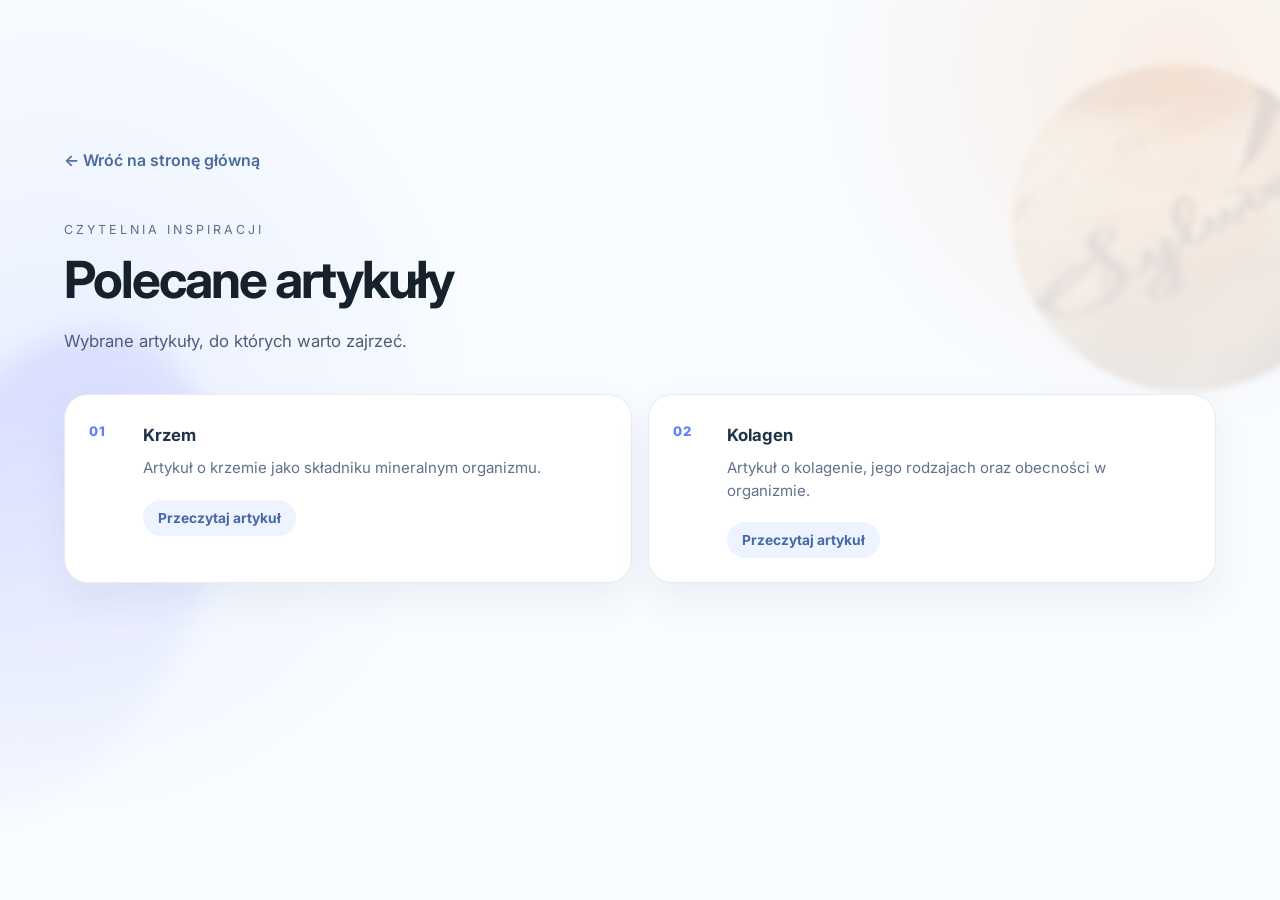
<file: polecane-artykuly.html>
<!doctype html>
<html lang="pl">
  <head>
    <meta charset="UTF-8" />
    <meta name="viewport" content="width=device-width, initial-scale=1.0" />
    <title>Polecane artykuły | Sylwia Szyja</title>
    <link rel="preconnect" href="https://fonts.googleapis.com" />
    <link rel="preconnect" href="https://fonts.gstatic.com" crossorigin />
    <link
      href="https://fonts.googleapis.com/css2?family=Inter:wght@400;500;600;700;800&display=swap"
      rel="stylesheet"
    />
    <link rel="icon" href="Sylwia.jpg" />
    <link rel="stylesheet" href="styles.css?v=29" />
  </head>
  <body class="page-ready">
    <script>
      try {
        document.body.classList.toggle(
          "dark-theme",
          window.localStorage.getItem("sylwia-theme-preference") === "dark",
        );
      } catch (error) {
        console.warn("Nie udało się odczytać ustawienia motywu:", error);
      }
    </script>
    <div class="page-shell">
      <header class="books-header">
        <a class="back-link" href="index.html">← Wróć na stronę główną</a>
        <p class="eyebrow">Czytelnia inspiracji</p>
        <h1>Polecane artykuły</h1>
        <p class="books-intro">Wybrane artykuły, do których warto zajrzeć.</p>
      </header>

      <main>
        <section class="books-section" aria-label="Lista polecanych artykułów">
          <ol class="books-list">
            <li>
              <span class="book-title">Krzem</span>
              <span class="book-author"
                >Artykuł o krzemie jako składniku mineralnym organizmu.</span
              >
              <a
                class="book-link"
                href="https://www.witaminaiziolo.pl/pl/n/KRZEM-PIERWIASTEK-ZDROWIA-I-ZYCIA-CZLOWIEKA/49"
                target="_blank"
                rel="noreferrer"
                >Przeczytaj artykuł</a
              >
            </li>
            <li>
              <span class="book-title">Kolagen</span>
              <span class="book-author"
                >Artykuł o kolagenie, jego rodzajach oraz obecności w
                organizmie.</span
              >
              <a
                class="book-link"
                href="https://www.witaminaiziolo.pl/pl/n/Kolagen-kluczowy-skladnik-zdrowia-i-urody/145"
                target="_blank"
                rel="noreferrer"
                >Przeczytaj artykuł</a
              >
            </li>
          </ol>
        </section>
      </main>
    </div>
  </body>
</html>
</file>
<file: styles.css>
:root {
  color-scheme: light;
  font-family: 'Inter', sans-serif;
  font-size: 16px;
  background: #f8fbff;
  color: #17212b;
}

html {
  scroll-behavior: smooth;
}

* {
  box-sizing: border-box;
}

body, html {
  overflow-x: hidden;
  margin: 0;
  padding: 0;
  min-height: 100%;
  margin: 0;
}

body:not(.landing-page) {
  height: auto;
  min-height: 100vh;
  overflow-y: visible;
  background:
    radial-gradient(circle at 92% 8%, rgba(255, 207, 167, 0.28), transparent 22rem),
    radial-gradient(circle at 4% 44%, rgba(162, 186, 255, 0.18), transparent 26rem),
    #f8fbff;
}

.bubble-stream {
  position: fixed;
  inset: 0;
  z-index: 0;
  overflow: hidden;
  pointer-events: none;
}

.bubble-stream__bubble {
  position: absolute;
  bottom: -72px;
  left: var(--bubble-left);
  width: var(--bubble-size);
  height: var(--bubble-size);
  border: 1px solid rgba(112, 170, 232, 0.5);
  border-radius: 50%;
  background:
    radial-gradient(circle at 31% 27%, rgba(255, 255, 255, 0.92) 0 5%, rgba(255, 255, 255, 0.42) 13%, transparent 31%),
    radial-gradient(circle at 65% 72%, rgba(165, 209, 255, 0.34), rgba(161, 207, 255, 0.1) 58%, transparent 70%);
  box-shadow:
    inset -2px -3px 5px rgba(98, 167, 235, 0.18),
    0 2px 7px rgba(80, 144, 213, 0.12);
  opacity: 0;
  animation: bubble-rise var(--bubble-duration) linear var(--bubble-delay) infinite;
  will-change: transform, opacity;
}

.bubble-stream__symbol {
  position: relative;
  z-index: 1;
  display: grid;
  width: 100%;
  height: 100%;
  place-items: center;
  color: rgba(59, 111, 164, 0.78);
  font-size: var(--bubble-label-size);
  font-weight: 800;
  letter-spacing: -0.06em;
  line-height: 1;
  text-shadow: 0 1px 2px rgba(255, 255, 255, 0.85);
}

.bubble-stream__bubble::after {
  content: '';
  position: absolute;
  top: 16%;
  left: 20%;
  width: 21%;
  height: 12%;
  border-radius: 50%;
  background: rgba(255, 255, 255, 0.72);
  transform: rotate(-35deg);
  z-index: 0;
}

.reading-progress {
  position: fixed;
  z-index: 90;
  top: 0;
  right: 0;
  left: 0;
  height: 3px;
  pointer-events: none;
  background: rgba(255, 255, 255, 0.32);
}

.reading-progress__bar {
  display: block;
  width: 100%;
  height: 100%;
  transform: scaleX(0);
  transform-origin: left;
  background: linear-gradient(90deg, #6f6bff, #63bfff, #ffd29e);
  box-shadow: 0 1px 9px rgba(93, 126, 255, 0.44);
  transition: transform 90ms linear;
}

@keyframes bubble-rise {
  0% {
    transform: translate3d(0, 0, 0) scale(0.72);
    opacity: 0;
  }
  9% {
    opacity: var(--bubble-opacity);
  }
  48% {
    transform: translate3d(calc(var(--bubble-drift) * -0.38), -54vh, 0) scale(0.96);
    opacity: var(--bubble-opacity);
  }
  78% {
    opacity: calc(var(--bubble-opacity) - 0.08);
  }
  100% {
    transform: translate3d(var(--bubble-drift), -118vh, 0) scale(1.14);
    opacity: 0;
  }
}

.page-shell {
  max-width: 1200px;
  margin: 0 auto;
  min-height: 0;
  height: auto;
  max-height: none;
  overflow: visible;
  padding: 32px 24px 64px;
  position: relative;
  z-index: 1;
  isolation: isolate;
}

body:not(.landing-page) .page-shell {
  padding-top: 92px;
}

body:not(.landing-page) .page-shell::before,
body:not(.landing-page) .page-shell::after {
  content: '';
  position: absolute;
  z-index: 0;
  pointer-events: none;
}

body:not(.landing-page) .page-shell::before {
  top: 64px;
  right: -104px;
  width: 330px;
  aspect-ratio: 1;
  border-radius: 48% 52% 45% 55%;
  background: url('Sylwia.jpg') center / cover no-repeat;
  filter: blur(3px) saturate(0.9);
  opacity: 0.11;
  transform: rotate(-16deg);
  animation: photo-shape-drift 12s ease-in-out infinite;
  will-change: transform;
}

body:not(.landing-page) .page-shell::after {
  top: 46%;
  left: -150px;
  width: 310px;
  height: 500px;
  border-radius: 50%;
  background: linear-gradient(145deg, rgba(126, 117, 255, 0.16), rgba(136, 222, 255, 0.02));
  filter: blur(12px);
  transform: rotate(22deg);
  animation: background-shape-drift 16s ease-in-out infinite;
  will-change: transform;
}

body:not(.landing-page) .page-shell > * {
  position: relative;
  z-index: 1;
}

.landing-page {
  background: linear-gradient(180deg, #eef6ff 0%, #f8fbff 100%);
  min-height: 100vh;
  display: grid;
  place-items: center;
}

.landing-shell {
  width: min(560px, 100%);
  padding: 32px;
}

.landing-card {
  background: #ffffff;
  border: 1px solid rgba(98, 116, 138, 0.16);
  border-radius: 32px;
  padding: 40px;
  box-shadow: 0 24px 60px rgba(120, 140, 170, 0.08);
  text-align: center;
}

.landing-card h1 {
  margin: 0;
  font-size: clamp(2.2rem, 4vw, 3rem);
  line-height: 1.05;
}

.landing-image {
  margin: 32px auto 0;
  width: min(420px, 100%);
  border-radius: 28px;
  overflow: hidden;
  box-shadow: 0 24px 50px rgba(71, 89, 115, 0.12);
  transition: transform 500ms cubic-bezier(0.22, 1, 0.36, 1), border-radius 500ms cubic-bezier(0.22, 1, 0.36, 1), box-shadow 500ms ease;
  will-change: transform;
}

.landing-image a {
  display: block;
}

.landing-image img {
  width: 100%;
  display: block;
  object-fit: cover;
  aspect-ratio: 4 / 5;
}

.landing-image:hover {
  transform: translateY(-6px) scale(1.015);
  box-shadow: 0 32px 64px rgba(71, 89, 115, 0.2);
}

.landing-page::after {
  content: '';
  position: fixed;
  inset: 0;
  z-index: 5;
  background: #f8fbff;
  opacity: 0;
  pointer-events: none;
  transition: opacity 260ms ease 250ms;
}

.landing-page.is-entering {
  overflow: hidden;
}

.landing-page.is-entering .landing-card {
  animation: card-exit 560ms cubic-bezier(0.22, 1, 0.36, 1) forwards;
}

.landing-page.is-entering .landing-image {
  position: relative;
  z-index: 6;
  animation: image-enter 560ms cubic-bezier(0.22, 1, 0.36, 1) forwards;
}

.landing-page.is-entering::after {
  opacity: 1;
}

@keyframes image-enter {
  0% { transform: translateY(0) scale(1); }
  100% { transform: translateY(-8vh) scale(2.8); border-radius: 0; box-shadow: none; }
}

@keyframes card-exit {
  0% { opacity: 1; transform: scale(1); }
  100% { opacity: 0; transform: scale(0.96); }
}

.landing-note {
  margin: 18px 0 0;
  color: #556a85;
  font-size: 0.98rem;
}

.landing-text {
  margin: 24px 0 0;
  line-height: 1.8;
  color: #4c5f77;
  font-size: 1rem;
}

.landing-card .button {
  margin-top: 32px;
}

.hero {
  display: grid;
  grid-template-columns: 1.5fr 1fr;
  gap: 40px;
  align-items: center;
  padding: 40px 0 60px;
  position: relative;
}

.hero::before {
  content: '';
  position: absolute;
  top: 8px;
  left: 33%;
  width: 170px;
  height: 170px;
  border-radius: 50%;
  background: radial-gradient(circle, rgba(255, 215, 173, 0.44), rgba(255, 215, 173, 0));
  filter: blur(2px);
  pointer-events: none;
  animation: soft-blob-drift 13s ease-in-out infinite;
  will-change: transform;
}

@keyframes photo-shape-drift {
  0%, 100% { transform: translate3d(0, 0, 0) rotate(-16deg) scale(1); }
  34% { transform: translate3d(-48px, 34px, 0) rotate(-8deg) scale(1.08); }
  68% { transform: translate3d(-16px, 66px, 0) rotate(-24deg) scale(1.03); }
}

@keyframes background-shape-drift {
  0%, 100% { transform: translate3d(0, 0, 0) rotate(22deg) scale(1); }
  45% { transform: translate3d(50px, -46px, 0) rotate(12deg) scale(1.1); }
  74% { transform: translate3d(18px, -76px, 0) rotate(28deg) scale(1.04); }
}

@keyframes soft-blob-drift {
  0%, 100% { transform: translate3d(0, 0, 0) scale(1); }
  50% { transform: translate3d(34px, -24px, 0) scale(1.16); }
}

body:not(.landing-page) .page-shell {
  opacity: 0;
  transform: translateY(16px);
  transition: opacity 500ms ease, transform 500ms cubic-bezier(0.22, 1, 0.36, 1);
}

body:not(.landing-page).page-ready .page-shell {
  opacity: 1;
  transform: translateY(0);
}

@media (prefers-reduced-motion: reduce) {
  *, *::before, *::after {
    animation-duration: 1ms !important;
    animation-iteration-count: 1 !important;
    scroll-behavior: auto !important;
    transition-duration: 1ms !important;
  }

  .bubble-stream {
    display: none;
  }
}

.eyebrow {
  text-transform: uppercase;
  letter-spacing: 0.24em;
  font-size: 0.78rem;
  color: #5e6f8c;
  margin: 0 0 18px;
}

h1 {
  margin: 0;
  font-size: clamp(3rem, 4vw, 5rem);
  line-height: 0.95;
  letter-spacing: -0.04em;
}

.hero-text {
  max-width: 680px;
  margin: 24px 0 0;
  line-height: 1.8;
  color: #425064;
  font-size: 1.05rem;
}

.hero-text strong {
  color: #203248;
}

.hero-content {
  height: auto;
  max-height: none;
  overflow: visible;
  padding-top: 16px;
}

.hero-actions {
  margin-top: 34px;
  display: flex;
  flex-wrap: wrap;
  gap: 16px;
}

.books-header {
  max-width: 820px;
  position: relative;
  padding: 58px 0 38px;
}

.back-link {
  display: inline-block;
  margin-bottom: 52px;
  color: #4c6c9b;
  font-weight: 600;
  text-decoration: none;
}

.back-link:hover {
  text-decoration: underline;
}

.books-intro {
  margin: 22px 0 0;
  color: #4c5f77;
  font-size: 1.05rem;
  line-height: 1.8;
}

.books-section {
  padding-bottom: 48px;
}

.privacy-section {
  padding-bottom: 48px;
}

.privacy-content {
  max-width: 820px;
  padding: 32px;
  border: 1px solid rgba(98, 116, 138, 0.14);
  border-radius: 8px;
  background: #ffffff;
  box-shadow: 0 16px 36px rgba(71, 89, 115, 0.07);
}

.privacy-content h2 {
  margin: 30px 0 10px;
  color: #203248;
  font-size: 1.2rem;
}

.privacy-content h2:first-child {
  margin-top: 0;
}

.privacy-content p {
  margin: 0;
  color: #4c5f77;
  line-height: 1.75;
}

.privacy-content p + p {
  margin-top: 14px;
}

.privacy-content a {
  color: #4c6c9b;
  font-weight: 600;
}

.privacy-content .privacy-updated {
  margin-top: 30px;
  color: #61728a;
  font-size: 0.88rem;
}

.privacy-page .page-shell {
  max-width: 1400px;
}

.privacy-page .books-header,
.privacy-page .privacy-content {
  width: min(100%, 980px);
  margin-right: auto;
  margin-left: auto;
}

.privacy-page .privacy-content {
  padding: 44px 48px;
  border-radius: 24px;
}

.privacy-page .privacy-content h2 {
  margin-top: 36px;
  font-size: 1.28rem;
}

.privacy-page .privacy-content p {
  font-size: 1.03rem;
  line-height: 1.82;
}

.books-list {
  display: grid;
  grid-template-columns: repeat(2, minmax(0, 1fr));
  gap: 16px;
  margin: 0;
  padding: 0;
  list-style: none;
  counter-reset: books;
}

.books-list li {
  position: relative;
  min-height: 126px;
  padding: 28px 26px 24px 78px;
  border: 1px solid rgba(98, 116, 138, 0.14);
  border-radius: 24px;
  background: #ffffff;
  box-shadow: 0 16px 36px rgba(71, 89, 115, 0.07);
  counter-increment: books;
}

.books-list li::before {
  content: counter(books, decimal-leading-zero);
  position: absolute;
  top: 28px;
  left: 24px;
  color: #5d7eff;
  font-size: 0.82rem;
  font-weight: 800;
  letter-spacing: 0.08em;
}

.book-title,
.book-author {
  display: block;
}

.book-link {
  display: inline-flex;
  align-items: center;
  margin-top: 20px;
  padding: 10px 15px;
  border-radius: 999px;
  background: #edf3ff;
  color: #4668a5;
  font-size: 0.86rem;
  font-weight: 700;
  text-decoration: none;
  transition: background 180ms ease, transform 180ms ease;
}

.book-link:hover {
  background: #dce8ff;
  transform: translateY(-1px);
}

.books-note {
  max-width: 780px;
  margin: 28px auto 0;
  color: #61728a;
  font-size: 0.88rem;
  line-height: 1.65;
  text-align: center;
}

.book-title {
  color: #203248;
  font-size: 1.05rem;
  font-weight: 700;
  line-height: 1.45;
}

.book-author {
  margin-top: 10px;
  color: #61728a;
  font-size: 0.94rem;
  line-height: 1.5;
}

.button {
  display: inline-flex;
  align-items: center;
  justify-content: center;
  min-height: 52px;
  padding: 16px 28px;
  border: 1px solid transparent;
  border-radius: 999px;
  text-decoration: none;
  font-weight: 600;
  transition: transform 180ms ease, box-shadow 180ms ease, background 180ms ease;
}

.button:hover {
  transform: translateY(-2px);
}

.account-widget {
  position: fixed;
  z-index: 95;
  top: 16px;
  right: max(18px, calc((100% - 1152px) / 2));
  width: auto;
  max-width: calc(100% - 36px);
  display: flex;
  align-items: center;
  justify-content: space-between;
  gap: 14px;
  padding: 6px;
  border: 1px solid rgba(98, 116, 138, 0.14);
  border-radius: 18px;
  background: rgba(255, 255, 255, 0.7);
  box-shadow: 0 14px 34px rgba(71, 89, 115, 0.11);
  backdrop-filter: blur(16px);
}

.account-trigger {
  display: flex;
  align-items: center;
  gap: 10px;
  min-width: 158px;
  border: 0;
  border-radius: 13px;
  padding: 7px 9px;
  background: transparent;
  color: #2b3e57;
  font: inherit;
  cursor: pointer;
  text-align: left;
}

.account-trigger:hover {
  background: rgba(237, 243, 255, 0.72);
}

.account-trigger__avatar {
  display: grid;
  width: 34px;
  height: 34px;
  flex: 0 0 auto;
  place-items: center;
  border-radius: 11px;
  background: linear-gradient(135deg, #6f6bff, #5dbeff);
  color: #ffffff;
  font-size: 0.9rem;
  font-weight: 800;
}

.account-trigger__copy {
  display: grid;
  gap: 2px;
  min-width: 0;
}

.account-trigger__copy strong,
.account-trigger__copy small {
  overflow: hidden;
  text-overflow: ellipsis;
  white-space: nowrap;
}

.account-trigger__copy strong {
  max-width: 100px;
  font-size: 0.82rem;
}

.account-trigger__copy small {
  color: #73839a;
  font-size: 0.68rem;
}

.account-trigger__chevron {
  margin-left: auto;
  color: #73839a;
  font-size: 1rem;
}

.account-settings {
  display: grid;
  width: 35px;
  height: 35px;
  place-items: center;
  border: 1px solid rgba(98, 116, 138, 0.13);
  border-radius: 12px;
  background: rgba(255, 255, 255, 0.78);
  color: #51647e;
  font-size: 1.05rem;
  cursor: pointer;
  transition: background 180ms ease, color 180ms ease;
}

.account-icon {
  width: 18px;
  height: 18px;
  fill: none;
  stroke: currentColor;
  stroke-linecap: round;
  stroke-linejoin: round;
  stroke-width: 1.8;
}

.account-settings:hover {
  background: #edf3ff;
  color: #5d6eff;
}

.account-notifications {
  position: relative;
  z-index: 96;
  display: grid;
  width: 35px;
  height: 35px;
  place-items: center;
  border: 1px solid rgba(98, 116, 138, 0.13);
  border-radius: 11px;
  background: rgba(255, 255, 255, 0.78);
  color: #51647e;
  font-size: 1.05rem;
  cursor: pointer;
  box-shadow: none;
  margin-left: auto;
  transition: background 180ms ease, color 180ms ease, box-shadow 180ms ease;
}

.account-notifications__icon {
  display: block;
  width: 18px;
  height: 18px;
}

.account-notifications.has-unread {
  box-shadow: 0 0 0 4px rgba(230, 70, 85, 0.22), 0 14px 30px rgba(28, 44, 70, 0.28);
}

.account-notifications__indicator {
  position: absolute;
  top: 4px;
  right: 4px;
  display: block;
  width: 7px;
  height: 7px;
  border: 1px solid #ffffff;
  border-radius: 50%;
  background: #e64655;
  box-shadow: 0 0 0 2px rgba(230, 70, 85, 0.18);
}

.account-notifications__indicator[hidden] {
  display: none;
}

.notification-item {
  display: flex;
  align-items: flex-start;
  gap: 12px;
  margin-top: 24px;
  padding: 16px;
  border: 1px solid rgba(98, 116, 138, 0.14);
  border-radius: 14px;
  background: #f8fbff;
}

.notification-item__icon {
  color: #5d7eff;
  font-size: 1.2rem;
}

.notification-item strong { color: #203248; }

.notification-item p {
  margin: 6px 0 0;
  color: #61728a;
  line-height: 1.55;
}

.notification-state {
  margin: 24px 0 0;
  color: #61728a;
  line-height: 1.55;
}

.notification-state.is-error {
  color: #b24e4e;
}

.notification-item__remove {
  flex: 0 0 auto;
  width: 28px;
  height: 28px;
  margin-left: auto;
  border: 0;
  border-radius: 50%;
  background: transparent;
  color: #7a899e;
  cursor: pointer;
  font: inherit;
  font-size: 1.35rem;
  line-height: 1;
}

.notification-item__remove:hover,
.notification-item__remove:focus-visible {
  background: rgba(230, 70, 85, 0.12);
  color: #c92e40;
}

.section-heading {
  display: flex;
  align-items: end;
  justify-content: space-between;
  gap: 18px;
  margin-bottom: 24px;
}

.section-heading h2 {
  margin: 0;
}

.add-post-button {
  display: grid;
  width: 42px;
  height: 42px;
  flex: 0 0 auto;
  place-items: center;
  border: 0;
  border-radius: 50%;
  background: linear-gradient(135deg, #6f6bff, #5dbeff);
  color: #ffffff;
  font-size: 1.7rem;
  line-height: 1;
  cursor: pointer;
  box-shadow: 0 12px 24px rgba(93, 126, 255, 0.24);
  transition: transform 180ms ease, box-shadow 180ms ease;
}

.add-post-button:hover {
  transform: translateY(-2px);
  box-shadow: 0 16px 28px rgba(93, 126, 255, 0.3);
}

.posts-grid {
  display: grid;
  grid-template-columns: repeat(auto-fit, minmax(240px, 1fr));
  gap: 20px;
}

.post-card {
  overflow: hidden;
  border: 1px solid rgba(98, 116, 138, 0.14);
  border-radius: 18px;
  background: rgba(255, 255, 255, 0.78);
  box-shadow: 0 16px 36px rgba(71, 89, 115, 0.08);
}

.post-card img {
  display: block;
  width: 100%;
  aspect-ratio: 16 / 10;
  object-fit: cover;
}

.post-card h3,
.post-card p {
  margin-right: 20px;
  margin-left: 20px;
}

.post-card h3 {
  margin-top: 20px;
  margin-bottom: 8px;
  color: #203248;
}

.post-card .post-card__author {
  margin-top: 0;
  margin-bottom: 12px;
  color: #6f6bff;
  font-size: 0.82rem;
  font-weight: 700;
}

.post-card p {
  margin-top: 0;
  margin-bottom: 20px;
  color: #61728a;
  line-height: 1.6;
  white-space: pre-wrap;
}

.feature-nav {
  position: relative;
  z-index: 3;
  display: flex;
  flex-wrap: wrap;
  gap: 10px;
  margin: 8px 0 10px;
  padding: 8px;
  border: 1px solid rgba(98, 116, 138, 0.14);
  border-radius: 18px;
  background: rgba(255, 255, 255, 0.58);
  backdrop-filter: blur(12px);
}

.dashboard-nav {
  margin-top: 0;
  margin-bottom: 30px;
  display: block;
  overflow-x: auto;
  padding: 10px 12px;
  scrollbar-width: none;
}

.dashboard-nav::-webkit-scrollbar {
  display: none;
}

.dashboard-nav__links {
  display: flex;
  width: max-content;
  gap: 8px;
}

.dashboard-nav a {
  flex: 0 0 auto;
  white-space: nowrap;
}

.mobile-nav-toggle {
  display: none;
}

.mobile-menu-action {
  display: none;
}

body.dark-theme .feature-nav {
  border-color: rgba(178, 199, 231, 0.18);
  background: rgba(17, 27, 44, 0.88);
  box-shadow: 0 14px 34px rgba(0, 0, 0, 0.16);
}

body.dark-theme .feature-nav a {
  color: #b8c8dc;
}

body.dark-theme .feature-nav a:hover {
  background: #2a3b53;
  color: #ffffff;
}

.feature-nav a,
.filter-tab {
  border: 0;
  border-radius: 999px;
  padding: 10px 14px;
  background: transparent;
  color: #536984;
  font: inherit;
  font-size: 0.84rem;
  font-weight: 700;
  text-decoration: none;
  cursor: pointer;
}

.feature-nav a:hover,
.filter-tab:hover,
.filter-tab.is-active {
  background: #203248;
  color: #ffffff;
}

.feature-section {
  position: relative;
  scroll-margin-top: 112px;
}

.section {
  scroll-margin-top: 112px;
}

.feature-heading {
  display: flex;
  align-items: end;
  justify-content: space-between;
  gap: 24px;
  margin-bottom: 26px;
}

.feature-heading h2 {
  margin: 0;
}

.feature-heading > div > p:not(.eyebrow) {
  max-width: 620px;
  margin: 14px 0 0;
  color: #61728a;
  line-height: 1.65;
}

.filter-tabs {
  display: flex;
  flex-wrap: wrap;
  gap: 4px;
  padding: 4px;
  border-radius: 999px;
  background: rgba(230, 237, 248, 0.74);
}

.gallery-grid {
  display: grid;
  grid-template-columns: 1.2fr 0.8fr 0.8fr;
  gap: 18px;
}

.gallery-card {
  position: relative;
  min-height: 280px;
  margin: 0;
  overflow: hidden;
  border: 1px solid rgba(98, 116, 138, 0.14);
  border-radius: 28px;
  background: #203248;
  box-shadow: 0 18px 40px rgba(71, 89, 115, 0.11);
  transition: transform 240ms ease, box-shadow 240ms ease;
}

.gallery-card img {
  width: 100%;
  height: 100%;
  min-height: 280px;
  display: block;
  object-fit: cover;
  transition: transform 450ms ease;
}

.gallery-card:hover {
  transform: translateY(-5px);
  box-shadow: 0 24px 48px rgba(71, 89, 115, 0.17);
}

.gallery-card:hover img { transform: scale(1.05); }

.gallery-card--large::after {
  content: "";
  position: absolute;
  inset: 0;
  background: linear-gradient(180deg, transparent 44%, rgba(15, 25, 40, 0.72) 100%);
  pointer-events: none;
}

.gallery-card figcaption {
  position: absolute;
  z-index: 1;
  right: 16px;
  bottom: 16px;
  left: 16px;
  color: #ffffff;
  font-weight: 700;
  line-height: 1.35;
  text-shadow: 0 2px 8px rgba(0, 0, 0, 0.32);
}

.gallery-card--large figcaption {
  width: fit-content;
  max-width: calc(100% - 32px);
  padding: 10px 14px;
  border: 1px solid rgba(255, 255, 255, 0.28);
  border-radius: 999px;
  background: rgba(23, 34, 54, 0.5);
  backdrop-filter: blur(10px);
  font-size: 0.92rem;
  font-style: italic;
  letter-spacing: 0.01em;
}

.gallery-quote-author {
  white-space: nowrap;
}

.gallery-card--quote {
  display: flex;
  min-height: 280px;
  align-items: center;
  justify-content: center;
  padding: 28px;
  isolation: isolate;
  background: #e6ddd1;
}

.gallery-card--quote-soft {
  background:
    radial-gradient(circle at 88% 10%, rgba(255, 255, 255, 0.46), transparent 29%),
    linear-gradient(145deg, #607a9d, #324966);
}

.gallery-card--quote-warm {
  background:
    radial-gradient(circle at 88% 10%, rgba(255, 255, 255, 0.42), transparent 29%),
    linear-gradient(145deg, #c49675, #805a4b);
}

.gallery-card--quote span {
  position: absolute;
  top: 8px;
  right: 20px;
  color: rgba(255, 255, 255, 0.54);
  font-family: Georgia, serif;
  font-size: 5.5rem;
  line-height: 1;
}

.gallery-card--quote figcaption {
  position: static;
  max-width: 13ch;
  font-family: Georgia, serif;
  font-size: clamp(1.35rem, 2vw, 1.75rem);
  font-weight: 600;
  line-height: 1.35;
  letter-spacing: -0.015em;
  text-shadow: none;
}

.instagram-tiles,
.collaboration-grid,
.product-grid {
  display: grid;
  grid-template-columns: repeat(3, minmax(0, 1fr));
  gap: 18px;
}

.instagram-tile {
  position: relative;
  display: flex;
  min-height: 220px;
  flex-direction: column;
  justify-content: space-between;
  overflow: hidden;
  border-radius: 24px;
  padding: 24px;
  color: #ffffff;
  text-decoration: none;
  box-shadow: 0 18px 42px rgba(71, 89, 115, 0.12);
  transition: transform 220ms ease, box-shadow 220ms ease;
}

.instagram-tile:hover { transform: translateY(-5px); box-shadow: 0 24px 50px rgba(71, 89, 115, 0.18); }
.instagram-tile--warm { background: linear-gradient(145deg, #ef8f65, #c95768); }
.instagram-tile--blue { background: linear-gradient(145deg, #526ca8, #5dbeff); }
.instagram-tile--soft { background: linear-gradient(145deg, #7e78c9, #d184a6); }
.instagram-tile__label { text-transform: uppercase; letter-spacing: 0.18em; font-size: 0.72rem; font-weight: 800; opacity: 0.8; }
.instagram-tile strong { max-width: 210px; font-size: 1.35rem; line-height: 1.2; }
.instagram-tile__arrow { align-self: end; font-size: 1.7rem; }

.collaboration-card,
.product-card {
  display: flex;
  min-height: 180px;
  flex-direction: column;
  justify-content: space-between;
  border: 1px solid rgba(98, 116, 138, 0.14);
  border-radius: 20px;
  padding: 22px;
  background: rgba(255, 255, 255, 0.72);
  text-decoration: none;
}

.collaboration-card span,
.product-card span { color: #6f6bff; font-size: 0.76rem; font-weight: 800; letter-spacing: 0.18em; }
.collaboration-card h3 { margin: 18px 0 8px; color: #203248; }
.collaboration-card p { margin: 0; color: #61728a; line-height: 1.55; }

.contact-layout,
.poll-card,
.daily-inspiration-card {
  border-radius: 26px;
  padding: 34px;
  background: #203248;
  color: #ffffff;
  box-shadow: 0 24px 54px rgba(32, 50, 72, 0.18);
}

.contact-layout h2, .poll-card h2, .daily-inspiration-card h2 { margin: 0; }
.contact-layout p:not(.eyebrow) { margin: 14px 0 0; color: #b8c8dc; line-height: 1.65; }

.contact-layout {
  display: grid;
  grid-template-columns: minmax(0, 680px);
  justify-content: center;
  gap: 28px;
  text-align: center;
}
.contact-gmail-button {
  justify-self: center;
  min-width: min(100%, 280px);
}
.form-status { min-height: 1.4em; margin: 4px 0; color: #a9d8ff; }

.poll-card { max-width: 760px; margin: 0 auto; text-align: center; }
.poll-options { display: flex; flex-wrap: wrap; justify-content: center; gap: 10px; margin-top: 24px; }
.poll-options button { border: 1px solid rgba(255, 255, 255, 0.26); border-radius: 999px; padding: 12px 16px; background: rgba(255, 255, 255, 0.1); color: #ffffff; font: inherit; font-weight: 700; cursor: pointer; }
.poll-options button:hover { background: #ffffff; color: #203248; }
.poll-results { display: grid; gap: 10px; margin-top: 22px; text-align: left; }
.poll-result { position: relative; display: grid; grid-template-columns: 1fr auto; gap: 5px 12px; color: #dce7f6; font-size: 0.88rem; }
.poll-result i { grid-column: 1 / -1; display: block; height: 7px; border-radius: 99px; background: linear-gradient(90deg, #ffd29e var(--poll-width), rgba(255,255,255,0.14) var(--poll-width)); }

.daily-inspiration-card { background: linear-gradient(135deg, #6f6bff, #5dbeff); text-align: center; }
.daily-inspiration-card h2 { max-width: 720px; margin: 0 auto; font-size: clamp(1.5rem, 3vw, 2.3rem); line-height: 1.25; }
.daily-inspiration-card [data-daily-inspiration-source] { margin: 18px 0 0; color: rgba(255, 255, 255, 0.78); }
.daily-inspiration-actions { display: flex; justify-content: center; margin-top: 24px; }
.daily-inspiration-save {
  display: inline-flex;
  align-items: center;
  gap: 8px;
  border: 1px solid rgba(255, 255, 255, 0.72);
  border-radius: 999px;
  padding: 10px 16px;
  background: rgba(18, 32, 58, 0.18);
  color: #ffffff;
  font: inherit;
  font-weight: 700;
  cursor: pointer;
  transition: background 180ms ease, transform 180ms ease;
}
.daily-inspiration-save:hover { background: rgba(18, 32, 58, 0.36); transform: translateY(-2px); }
.daily-inspiration-save span:first-child { font-size: 1.3rem; line-height: 1; }
.daily-inspiration-save.is-saved { background: #ffffff; color: #485bd6; }
.daily-inspiration-save.is-saved span:first-child { color: #e1587e; }
.daily-inspiration-status { min-height: 1.4em; margin: 12px 0 0; color: rgba(255, 255, 255, 0.78); font-size: 0.88rem; }

.planner-form { display: grid; grid-template-columns: 180px 1fr auto; gap: 12px; }
.planner-form input,
.planner-form textarea { min-width: 0; border: 1px solid rgba(98, 116, 138, 0.2); border-radius: 10px; padding: 13px 14px; background: rgba(255,255,255,0.8); color: #203248; font: inherit; }
.planner-form textarea { min-height: 86px; resize: vertical; }
.planner-list { display: grid; gap: 10px; margin-top: 18px; }
.planner-item { display: grid; grid-template-columns: 130px 1fr auto; gap: 16px; align-items: center; border: 1px solid rgba(98, 116, 138, 0.14); border-radius: 14px; padding: 14px 16px; background: rgba(255,255,255,0.72); }
.planner-item time { color: #6f6bff; font-size: 0.86rem; font-weight: 700; }
.planner-item strong { color: #203248; }
.planner-item__copy { display: grid; gap: 4px; min-width: 0; }
.planner-item__copy span { color: #61728a; font-size: 0.84rem; line-height: 1.4; }
.planner-item__remove { border: 0; background: transparent; color: #b24e4e; font-size: 1.35rem; cursor: pointer; }

.planner-item__actions {
  display: flex;
  align-items: center;
  gap: 8px;
}

.planner-item__notify {
  border: 1px solid rgba(93, 126, 255, 0.34);
  border-radius: 8px;
  padding: 7px 10px;
  background: #edf3ff;
  color: #4c6c9b;
  font: inherit;
  font-size: 0.78rem;
  font-weight: 700;
  cursor: pointer;
}

.planner-item__notify:disabled {
  cursor: wait;
  opacity: 0.65;
}

.admin-planner {
  display: grid;
  gap: 12px;
  margin-top: 28px;
  border-top: 1px solid rgba(98, 116, 138, 0.16);
  padding-top: 24px;
}

.admin-planner .planner-form {
  grid-template-columns: 1fr;
}

.admin-planner .planner-form .button {
  width: 100%;
  border: 0;
  cursor: pointer;
}

.admin-planner .planner-list {
  margin-top: 0;
}

.admin-planner .planner-item {
  grid-template-columns: 1fr auto;
  gap: 6px 12px;
}

.admin-planner .planner-item time {
  grid-column: 1 / -1;
}

.product-card { min-height: 150px; color: #203248; transition: transform 180ms ease, box-shadow 180ms ease; }
.product-card:hover { transform: translateY(-4px); box-shadow: 0 16px 32px rgba(71, 89, 115, 0.12); }
.product-card strong { font-size: 1.08rem; }
.product-card small { color: #61728a; }

body.dark-theme .account-notifications {
  border-color: rgba(178, 199, 231, 0.24);
  background: #111b2c;
  color: #aebed4;
}

body.dark-theme .notification-item {
  border-color: rgba(178, 199, 231, 0.16);
  background: #111b2c;
}

body.dark-theme .notification-item strong { color: #eef4ff; }
body.dark-theme .notification-item p { color: #aebed4; }
body.dark-theme .notification-state { color: #aebed4; }
body.dark-theme .notification-state.is-error { color: #ff9ba8; }

@media (max-width: 560px) {
}

.account-dialog {
  width: min(440px, calc(100% - 32px));
  padding: 0;
  border: 0;
  border-radius: 24px;
  background: transparent;
  color: #17212b;
}

html:has(dialog:modal),
body:has(dialog:modal) {
  overflow: hidden;
}

.account-dialog::backdrop {
  background: rgba(20, 31, 50, 0.38);
  backdrop-filter: blur(7px);
}

.account-dialog__panel {
  position: relative;
  padding: 34px;
  border: 1px solid rgba(98, 116, 138, 0.16);
  border-radius: 24px;
  background: #ffffff;
  box-shadow: 0 28px 80px rgba(36, 55, 80, 0.2);
}

.account-dialog__panel h2 {
  margin: 0;
  font-size: 1.8rem;
}

.account-dialog__close {
  position: absolute;
  top: 16px;
  right: 18px;
  border: 0;
  background: transparent;
  color: #61728a;
  font-size: 1.6rem;
  cursor: pointer;
}

.account-dialog__intro {
  margin: 12px 0 24px;
  color: #61728a;
  line-height: 1.6;
}

.analytics-summary {
  display: grid;
  grid-template-columns: repeat(auto-fit, minmax(130px, 1fr));
  gap: 12px;
  margin: 24px 0 28px;
}

.analytics-summary div {
  display: grid;
  gap: 5px;
  border-radius: 14px;
  padding: 16px;
  background: #edf3ff;
}

.analytics-summary span {
  color: #61728a;
  font-size: 0.78rem;
  font-weight: 700;
}

.analytics-summary strong {
  color: #203248;
  font-size: 1.75rem;
}

.analytics-list {
  display: grid;
  gap: 8px;
  max-height: 230px;
  overflow-y: auto;
}

.analytics-visitor {
  display: grid;
  gap: 4px;
  border-bottom: 1px solid rgba(98, 116, 138, 0.14);
  padding: 10px 0;
}

.analytics-visitor strong {
  color: #203248;
  font-size: 0.9rem;
}

.analytics-visitor span {
  color: #61728a;
  font-size: 0.78rem;
}

.account-field textarea {
  width: 100%;
  min-height: 140px;
  resize: vertical;
  border: 1px solid rgba(98, 116, 138, 0.24);
  border-radius: 10px;
  padding: 13px 14px;
  background: #f8fbff;
  color: #17212b;
  font: inherit;
}

.account-field {
  display: grid;
  gap: 8px;
  margin-top: 16px;
  color: #425064;
  font-size: 0.9rem;
  font-weight: 700;
}

.account-field input {
  width: 100%;
  border: 1px solid rgba(98, 116, 138, 0.24);
  border-radius: 10px;
  padding: 13px 14px;
  background: #f8fbff;
  color: #17212b;
  font: inherit;
}

.account-field input:focus {
  outline: 3px solid rgba(93, 126, 255, 0.2);
  border-color: #5d7eff;
}

.account-form__message {
  min-height: 24px;
  margin: 14px 0 0;
  color: #2e7d5b;
  font-size: 0.9rem;
}

.account-form__message.is-error {
  color: #b24e4e;
}

.account-form__submit {
  width: 100%;
  border: 0;
  cursor: pointer;
}

.account-form__submit:disabled {
  cursor: wait;
  opacity: 0.65;
}

.account-google {
  width: 100%;
  border: 1px solid rgba(98, 116, 138, 0.2);
  border-radius: 12px;
  padding: 13px 16px;
  background: #ffffff;
  color: #2b3e57;
  font: inherit;
  font-weight: 700;
  cursor: pointer;
  transition: background 180ms ease, transform 180ms ease;
}

.account-google:hover {
  background: #f1f5fb;
  transform: translateY(-1px);
}

.account-google:disabled {
  cursor: wait;
  opacity: 0.65;
}

.account-divider {
  display: flex;
  align-items: center;
  gap: 12px;
  margin: 20px 0 14px;
  color: #8996a8;
  font-size: 0.78rem;
}

.account-divider::before,
.account-divider::after {
  content: '';
  height: 1px;
  flex: 1;
  background: rgba(98, 116, 138, 0.16);
}

.account-switch {
  margin-top: 18px;
  border: 0;
  padding: 0;
  background: transparent;
  color: #4c6c9b;
  font: inherit;
  font-size: 0.9rem;
  font-weight: 700;
  cursor: pointer;
}

.account-reset {
  margin-top: 14px;
  border: 0;
  padding: 0;
  background: transparent;
  color: #61728a;
  font: inherit;
  font-size: 0.86rem;
  cursor: pointer;
}

.account-reset:hover {
  color: #4c6c9b;
  text-decoration: underline;
}

.settings-tabs {
  display: flex;
  gap: 8px;
  margin: 26px 0 24px;
  border-bottom: 1px solid rgba(98, 116, 138, 0.16);
}

.settings-tab {
  border: 0;
  border-bottom: 2px solid transparent;
  padding: 10px 12px;
  background: transparent;
  color: #73839a;
  font: inherit;
  font-weight: 700;
  cursor: pointer;
}

.settings-tab.is-active {
  border-bottom-color: #5d7eff;
  color: #4c6c9b;
}

.settings-section h3 {
  margin: 0;
  color: #203248;
  font-size: 1.05rem;
}

.account-settings-dialog .account-dialog__panel {
  max-height: min(720px, calc(100vh - 32px));
  overflow-y: auto;
}

.settings-options {
  display: grid;
  grid-template-columns: 1fr 1fr;
  gap: 12px;
}

.settings-option {
  border: 1px solid rgba(98, 116, 138, 0.2);
  border-radius: 12px;
  padding: 14px;
  background: #f8fbff;
  color: #2b3e57;
  font: inherit;
  font-weight: 700;
  cursor: pointer;
}

.settings-option:hover {
  border-color: #5d7eff;
  background: #edf3ff;
}

.admin-moderation {
  display: grid;
  gap: 18px;
  margin-top: 28px;
  border-top: 1px solid rgba(98, 116, 138, 0.16);
  padding-top: 24px;
}

.admin-user-form {
  display: grid;
  gap: 12px;
}

.admin-user-form .account-field {
  margin-top: 0;
}

.admin-user-actions {
  display: grid;
  grid-template-columns: repeat(2, minmax(0, 1fr));
  gap: 12px;
}

.admin-user-action--block {
  border-color: rgba(178, 78, 78, 0.42);
  background: #fff5f5;
  color: #9d3f3f;
}

.admin-post-list {
  display: grid;
  gap: 8px;
}

.admin-post-item {
  display: flex;
  align-items: center;
  justify-content: space-between;
  gap: 12px;
  border: 1px solid rgba(98, 116, 138, 0.16);
  border-radius: 12px;
  padding: 12px;
  background: #f8fbff;
}

.admin-post-item__copy {
  display: grid;
  gap: 4px;
  min-width: 0;
}

.admin-post-item__copy strong,
.admin-post-item__copy span {
  overflow: hidden;
  text-overflow: ellipsis;
  white-space: nowrap;
}

.admin-post-item__copy strong {
  color: #203248;
  font-size: 0.9rem;
}

.admin-post-item__copy span {
  color: #73839a;
  font-size: 0.75rem;
}

.admin-post-remove {
  display: grid;
  width: 34px;
  height: 34px;
  flex: 0 0 auto;
  place-items: center;
  border: 1px solid rgba(178, 78, 78, 0.32);
  border-radius: 9px;
  background: #fff5f5;
  color: #9d3f3f;
  font-size: 1.3rem;
  line-height: 1;
  cursor: pointer;
}

.admin-post-remove:hover {
  background: #ffe7e7;
}

body.dark-theme .settings-section h3 {
  color: #eef4ff;
}

body.dark-theme .settings-tab,
body.dark-theme .settings-option {
  color: #aebed4;
}

body.dark-theme .settings-option {
  border-color: rgba(178, 199, 231, 0.2);
  background: #111b2c;
}

body.dark-theme .settings-option:hover {
  background: #202f47;
}

body.dark-theme .admin-moderation {
  border-color: rgba(178, 199, 231, 0.16);
}

body.dark-theme .admin-user-action--block,
body.dark-theme .admin-post-remove {
  border-color: rgba(235, 137, 137, 0.34);
  background: rgba(133, 55, 64, 0.34);
  color: #ffc6c6;
}

body.dark-theme .admin-post-item {
  border-color: rgba(178, 199, 231, 0.16);
  background: #111b2c;
}

body.dark-theme .admin-post-item__copy strong {
  color: #eef4ff;
}

body.dark-theme .admin-post-item__copy span {
  color: #aebed4;
}

.account-logged-in p {
  margin: 0 0 18px;
  color: #61728a;
}

body.dark-theme .account-trigger,
body.dark-theme .account-dialog__panel {
  border-color: rgba(178, 199, 231, 0.16);
  background: #182437;
  color: #eef4ff;
}

body.dark-theme .account-widget {
  border-color: rgba(178, 199, 231, 0.14);
  background: rgba(24, 36, 55, 0.76);
}

body.dark-theme .account-trigger {
  color: #eef4ff;
}

body.dark-theme .account-trigger:hover,
body.dark-theme .account-settings {
  background: rgba(17, 27, 44, 0.84);
}

body.dark-theme .account-trigger__copy small,
body.dark-theme .account-trigger__chevron,
body.dark-theme .account-settings {
  color: #aebed4;
}

body.dark-theme .account-dialog__intro,
body.dark-theme .account-logged-in p,
body.dark-theme .account-dialog__close {
  color: #aebed4;
}

body.dark-theme .account-field {
  color: #dce7f7;
}

body.dark-theme .account-field input {
  border-color: rgba(178, 199, 231, 0.22);
  background: #111b2c;
  color: #eef4ff;
}

body.dark-theme .account-google {
  border-color: rgba(178, 199, 231, 0.22);
  background: #111b2c;
  color: #eef4ff;
}

body.dark-theme .account-google:hover {
  background: #202f47;
}

.admin-page {
  min-height: 100vh;
}

.admin-shell {
  width: min(900px, 100%);
  margin: 0 auto;
  padding: 54px 24px 90px;
}

.admin-shell h1 {
  max-width: 720px;
  font-size: clamp(2.6rem, 5vw, 4.7rem);
}

.admin-card {
  max-width: 720px;
  margin-top: 34px;
  padding: 32px;
  border: 1px solid rgba(98, 116, 138, 0.16);
  border-radius: 24px;
  background: #ffffff;
  box-shadow: 0 18px 42px rgba(71, 89, 115, 0.08);
}

.admin-card h2 {
  margin: 0;
  color: #203248;
}

.admin-card__header {
  display: flex;
  align-items: start;
  justify-content: space-between;
  gap: 20px;
}

.admin-card__header p {
  margin: 8px 0 0;
  color: #61728a;
}

.admin-form {
  display: grid;
  gap: 18px;
  margin-top: 24px;
}

.admin-form textarea {
  resize: vertical;
  min-height: 160px;
}

.admin-form input[type="file"] {
  padding: 10px;
}

.admin-divider {
  height: 1px;
  margin: 36px 0 30px;
  background: rgba(98, 116, 138, 0.16);
}

.admin-message {
  max-width: 720px;
  min-height: 28px;
  margin: 20px 0;
  color: #2e7d5b;
  font-weight: 700;
}

.admin-message.is-error {
  color: #b24e4e;
}

body.dark-theme .admin-card {
  border-color: rgba(178, 199, 231, 0.16);
  background: #182437;
}

body.dark-theme .admin-card h2 {
  color: #eef4ff;
}

body.dark-theme .admin-card__header p {
  color: #aebed4;
}

@media (max-width: 560px) {
  .admin-card {
    padding: 24px;
  }

  .admin-card__header {
    display: grid;
  }
}

.primary {
  background: linear-gradient(135deg, #6f6bff 0%, #5dbeff 100%);
  color: #ffffff;
  box-shadow: 0 18px 40px rgba(111, 107, 255, 0.18);
}

.secondary {
  border: 1px solid rgba(66, 80, 100, 0.18);
  color: #2b3e57;
  background: rgba(255, 255, 255, 0.88);
}

.hero-image {
  display: flex;
  justify-content: flex-end;
}

.image-card {
  width: min(420px, 100%);
  position: relative;
  background: rgba(255, 255, 255, 0.82);
  border: 1px solid rgba(93, 126, 255, 0.16);
  border-radius: 36px;
  padding: 20px;
  overflow: hidden;
  box-shadow: 0 24px 60px rgba(120, 140, 170, 0.13);
  backdrop-filter: blur(16px);
  transition: transform 420ms cubic-bezier(0.22, 1, 0.36, 1), box-shadow 420ms ease;
}

.image-card:hover {
  transform: translateY(-9px) rotate(1deg);
  box-shadow: 0 34px 70px rgba(96, 124, 167, 0.22);
}

.image-card::before {
  content: '';
  position: absolute;
  inset: auto -34px -45px auto;
  width: 170px;
  aspect-ratio: 1;
  border-radius: 50%;
  background: linear-gradient(135deg, rgba(255, 210, 164, 0.56), rgba(129, 143, 255, 0.2));
  filter: blur(3px);
}

.image-card::after {
  content: '';
  position: absolute;
  z-index: 2;
  inset: 0;
  border: 1px solid rgba(255, 255, 255, 0.58);
  border-radius: inherit;
  background: linear-gradient(110deg, rgba(255, 255, 255, 0.28), transparent 33%, transparent 68%, rgba(181, 208, 255, 0.26));
  background-size: 200% 100%;
  opacity: 0.68;
  pointer-events: none;
  animation: image-card-sheen 8s ease-in-out infinite;
}

@keyframes image-card-sheen {
  0%, 100% { background-position: 100% 0; }
  50% { background-position: 0 0; }
}

.image-badge {
  position: absolute;
  z-index: 3;
  top: 34px;
  left: 34px;
  border: 1px solid rgba(255, 255, 255, 0.58);
  background: rgba(77, 112, 234, 0.93);
  box-shadow: 0 8px 18px rgba(54, 83, 177, 0.25);
  color: #ffffff;
  padding: 10px 16px;
  border-radius: 999px;
  font-size: 0.83rem;
  letter-spacing: 0.06em;
}

.instagram-sticker {
  position: absolute;
  z-index: 3;
  right: 17px;
  bottom: 17px;
  display: block;
  width: 62px;
  padding: 5px;
  border: 1px solid rgba(255, 255, 255, 0.9);
  border-radius: 19px;
  background: rgba(255, 255, 255, 0.94);
  box-shadow: 0 10px 22px rgba(63, 73, 106, 0.2);
  transform: rotate(-7deg);
  transition: transform 260ms cubic-bezier(0.22, 1, 0.36, 1), box-shadow 260ms ease;
}

.instagram-sticker img {
  display: block;
  width: 100%;
  aspect-ratio: 1;
  border-radius: 13px;
  object-fit: cover;
}

.instagram-sticker:hover {
  transform: translateY(-6px) rotate(2deg) scale(1.06);
  box-shadow: 0 19px 32px rgba(63, 73, 106, 0.28);
}

.instagram-sticker:focus-visible {
  outline: 3px solid #5d7eff;
  outline-offset: 4px;
}

.image-frame {
  position: relative;
  z-index: 1;
  width: 100%;
  height: auto;
  aspect-ratio: 4 / 5;
  border-radius: 28px;
  object-fit: cover;
  display: block;
  box-shadow: inset 0 0 0 1px rgba(98, 116, 138, 0.12), 0 20px 50px rgba(71, 89, 115, 0.08);
}

.section {
  padding: 60px 0;
}

.intro .section-inner {
  display: grid;
  grid-template-columns: minmax(0, 800px);
  gap: clamp(40px, 6vw, 76px);
  align-items: center;
  justify-content: center;
}

.section-text h2 {
  margin: 0 0 18px;
  font-size: clamp(2.2rem, 3vw, 3rem);
}

.section-text p {
  margin: 0 0 18px;
  line-height: 1.8;
  color: #4c5f77;
}

.section-cards {
  display: grid;
  justify-items: center;
}

.intro-highlights {
  display: grid;
  grid-template-columns: repeat(2, minmax(0, 1fr));
  gap: 16px;
  margin-top: 28px;
}

.intro-highlights .info-card {
  padding: 22px;
}

.intro-photo {
  display: block;
  width: min(100%, 355px);
  aspect-ratio: 4 / 5;
  object-fit: cover;
  object-position: center top;
}

.info-card {
  padding: 28px;
  border-radius: 28px;
  background: #ffffff;
  border: 1px solid rgba(98, 116, 138, 0.14);
  box-shadow: 0 20px 40px rgba(71, 89, 115, 0.08);
  transition: transform 260ms cubic-bezier(0.22, 1, 0.36, 1), border-color 260ms ease, box-shadow 260ms ease;
}

.info-card:hover {
  transform: translateY(-7px);
  border-color: rgba(99, 141, 214, 0.28);
  box-shadow: 0 27px 48px rgba(71, 89, 115, 0.14);
}

.info-card h3 {
  margin: 0 0 14px;
  font-size: 1.2rem;
}

.info-card p {
  margin: 0;
  color: #60718a;
  line-height: 1.7;
}

.instagram-section {
  position: relative;
  padding-top: 40px;
}

.instagram-section::before {
  content: '';
  position: absolute;
  top: 52px;
  right: 8%;
  width: 180px;
  height: 180px;
  border-radius: 50%;
  background: rgba(255, 205, 168, 0.22);
  filter: blur(22px);
  pointer-events: none;
  animation: soft-blob-drift 15s ease-in-out -6s infinite;
  will-change: transform;
}

.instagram-heading {
  position: relative;
  z-index: 1;
  display: flex;
  align-items: end;
  justify-content: space-between;
  gap: 28px;
  margin-bottom: 30px;
}

.instagram-heading .eyebrow {
  color: #927259;
}

.instagram-heading h2 {
  margin: 0;
  font-size: clamp(2.2rem, 3vw, 3rem);
  letter-spacing: -0.04em;
}

.instagram-heading p:not(.eyebrow) {
  max-width: 610px;
  margin: 15px 0 0;
  color: #55677d;
  line-height: 1.75;
}

.instagram-link {
  display: inline-flex;
  flex: 0 0 auto;
  align-items: center;
  gap: 9px;
  padding: 13px 18px;
  border: 1px solid rgba(112, 87, 65, 0.14);
  border-radius: 999px;
  background: rgba(255, 255, 255, 0.68);
  box-shadow: 0 12px 26px rgba(115, 90, 69, 0.08);
  color: #72563e;
  font-size: 0.9rem;
  font-weight: 700;
  text-decoration: none;
  transition: transform 180ms ease, box-shadow 180ms ease, background 180ms ease;
}

.instagram-link:hover {
  transform: translateY(-2px);
  background: #ffffff;
  box-shadow: 0 16px 30px rgba(115, 90, 69, 0.13);
}

.instagram-feed {
  position: relative;
  z-index: 1;
  display: grid;
  grid-template-columns: repeat(3, minmax(0, 1fr));
  gap: 20px;
}

.instagram-post {
  position: relative;
  display: flex;
  min-height: 395px;
  flex-direction: column;
  overflow: hidden;
  border: 1px solid rgba(255, 255, 255, 0.8);
  border-radius: 30px;
  background: #ffffff;
  box-shadow: 0 18px 44px rgba(71, 89, 115, 0.1);
  color: #26364a;
  text-decoration: none;
  transition: transform 240ms cubic-bezier(0.22, 1, 0.36, 1), box-shadow 240ms ease;
  isolation: isolate;
}

.instagram-post:nth-child(2) {
  transform: translateY(20px);
}

.instagram-post:hover {
  transform: translateY(-7px) rotate(-0.5deg);
  box-shadow: 0 28px 54px rgba(71, 89, 115, 0.16);
}

.instagram-post:nth-child(2):hover {
  transform: translateY(10px) rotate(0.5deg);
}

.post-art {
  position: relative;
  min-height: 268px;
  flex: 1;
  overflow: hidden;
  transition: transform 360ms cubic-bezier(0.22, 1, 0.36, 1);
}

.instagram-post:hover .post-art {
  transform: scale(1.04);
}

.post-art--signature {
  background:
    linear-gradient(160deg, rgba(255, 238, 214, 0.35), rgba(97, 59, 33, 0.1)),
    #d9b180;
}

.post-art--signature img {
  position: absolute;
  inset: -14%;
  width: 128%;
  height: 128%;
  object-fit: cover;
  filter: sepia(0.22) contrast(1.04) saturate(0.88);
  transform: rotate(-6deg) scale(1.12);
}

.post-art--signature::after {
  content: '';
  position: absolute;
  inset: 0;
  background: linear-gradient(180deg, rgba(82, 46, 25, 0) 35%, rgba(62, 37, 21, 0.22));
}

.post-sun {
  position: absolute;
  top: 26px;
  right: 26px;
  width: 52px;
  aspect-ratio: 1;
  border: 1px solid rgba(255, 255, 255, 0.74);
  border-radius: 50%;
  box-shadow: 0 0 0 10px rgba(255, 255, 255, 0.13);
}

.post-art--lilac {
  background:
    radial-gradient(circle at 66% 33%, rgba(255, 236, 205, 0.98) 0 9%, transparent 10%),
    linear-gradient(145deg, #8178cd 0%, #c4b2df 48%, #f2d5c8 100%);
}

.post-art--lilac span {
  position: absolute;
  display: block;
  border: 1px solid rgba(255, 255, 255, 0.38);
  border-radius: 49% 51% 54% 46% / 51% 43% 57% 49%;
  background: rgba(255, 255, 255, 0.1);
}

.post-art--lilac span:nth-child(1) {
  top: 32px;
  left: 26px;
  width: 130px;
  height: 170px;
  transform: rotate(-27deg);
}

.post-art--lilac span:nth-child(2) {
  right: -20px;
  bottom: -33px;
  width: 185px;
  height: 185px;
  background: rgba(84, 75, 156, 0.14);
  transform: rotate(34deg);
}

.post-art--lilac span:nth-child(3) {
  top: 91px;
  left: 52%;
  width: 59px;
  height: 59px;
  background: rgba(255, 255, 255, 0.54);
}

.post-art--paper {
  background:
    linear-gradient(120deg, rgba(144, 91, 66, 0.08) 0 1px, transparent 1px 27px),
    linear-gradient(25deg, #f7e7cf, #dec39e);
}

.post-art--paper::before {
  content: '';
  position: absolute;
  top: 34px;
  left: 42px;
  width: 58%;
  height: 68%;
  border-radius: 4px;
  background: rgba(255, 251, 241, 0.89);
  box-shadow: 13px 16px 0 rgba(126, 88, 61, 0.1);
  transform: rotate(-7deg);
}

.paper-note {
  position: absolute;
  z-index: 1;
  top: 89px;
  left: 71px;
  color: #715b4c;
  font-family: Georgia, serif;
  font-size: clamp(1.5rem, 2.8vw, 2.15rem);
  font-style: italic;
  line-height: 0.88;
  transform: rotate(-7deg);
}

.paper-stem {
  position: absolute;
  right: 42px;
  bottom: 37px;
  width: 3px;
  height: 128px;
  border-radius: 999px;
  background: #8d795d;
  transform: rotate(-31deg);
  transform-origin: bottom;
}

.paper-stem::before,
.paper-stem::after {
  content: '';
  position: absolute;
  width: 34px;
  height: 15px;
  border-radius: 100% 0 100% 0;
  background: #b7a07c;
}

.paper-stem::before {
  top: 26px;
  left: -32px;
  transform: rotate(-20deg);
}

.paper-stem::after {
  top: 63px;
  right: -32px;
  transform: rotate(153deg);
}

.post-copy {
  position: relative;
  z-index: 1;
  display: grid;
  grid-template-columns: auto 1fr;
  gap: 4px 13px;
  min-height: 105px;
  padding: 20px 22px 19px;
  background: rgba(255, 255, 255, 0.96);
}

.post-number {
  grid-row: span 2;
  color: #b47f5c;
  font-size: 0.78rem;
  font-weight: 800;
  letter-spacing: 0.09em;
}

.post-label {
  color: #26364a;
  font-size: 1rem;
  font-weight: 700;
  line-height: 1.35;
}

.post-handle {
  color: #77869a;
  font-size: 0.82rem;
}

.letter-section {
  padding: 72px 0 48px;
}

.letter-card {
  position: relative;
  overflow: hidden;
  padding: clamp(38px, 6vw, 72px);
  border: 1px solid rgba(255, 255, 255, 0.8);
  border-radius: 36px;
  background:
    radial-gradient(circle at 87% 25%, rgba(255, 240, 216, 0.96) 0 6%, transparent 23%),
    linear-gradient(125deg, #8b82d4 0%, #b7afe7 48%, #f0cabb 100%);
  box-shadow: 0 24px 56px rgba(85, 81, 146, 0.18);
  isolation: isolate;
  transition: transform 380ms cubic-bezier(0.22, 1, 0.36, 1), box-shadow 380ms ease;
}

.letter-card:hover {
  transform: translateY(-8px);
  box-shadow: 0 34px 66px rgba(85, 81, 146, 0.26);
}

.letter-card::before {
  content: '';
  position: absolute;
  z-index: -1;
  inset: 14px;
  border: 1px solid rgba(255, 255, 255, 0.3);
  border-radius: 27px;
  pointer-events: none;
}

.letter-card::after {
  content: '';
  position: absolute;
  z-index: -1;
  right: -86px;
  bottom: -154px;
  width: 390px;
  aspect-ratio: 1;
  border-radius: 43% 57% 54% 46%;
  background: rgba(101, 74, 145, 0.2);
  filter: blur(2px);
  transform: rotate(24deg);
  animation: letter-blob-drift 16s ease-in-out infinite;
  will-change: transform;
}

@keyframes letter-blob-drift {
  0%, 100% { transform: translate3d(0, 0, 0) rotate(24deg) scale(1); }
  48% { transform: translate3d(-28px, -24px, 0) rotate(17deg) scale(1.07); }
}

.letter-content {
  position: relative;
  max-width: 680px;
}

.letter-content .eyebrow {
  color: rgba(255, 255, 255, 0.8);
}

.letter-content h2 {
  margin: 0;
  color: #ffffff;
  font-size: clamp(2.35rem, 4.2vw, 4.2rem);
  letter-spacing: -0.055em;
  line-height: 0.98;
}

.letter-intro {
  max-width: 570px;
  margin: 20px 0 0;
  color: rgba(255, 255, 255, 0.86);
  font-size: 1.04rem;
  line-height: 1.75;
}

.letter-reveal,
.letter-next {
  border: 0;
  font: inherit;
  font-weight: 800;
  cursor: pointer;
}

.letter-reveal {
  display: inline-flex;
  align-items: center;
  gap: 14px;
  margin-top: 30px;
  padding: 15px 22px;
  border-radius: 999px;
  background: #ffffff;
  box-shadow: 0 16px 28px rgba(67, 48, 91, 0.18);
  color: #69548f;
  transition: transform 180ms ease, box-shadow 180ms ease;
}

.letter-reveal span {
  font-size: 1.2rem;
  transition: transform 180ms ease;
}

.letter-reveal:hover {
  transform: translateY(-2px);
  box-shadow: 0 20px 34px rgba(67, 48, 91, 0.25);
}

.letter-reveal:hover span {
  transform: translateX(3px);
}

.letter-message {
  max-width: 615px;
  margin-top: 30px;
  padding: 25px 28px 23px;
  border: 1px solid rgba(255, 255, 255, 0.4);
  border-radius: 20px;
  background: rgba(255, 255, 255, 0.16);
  box-shadow: 0 14px 30px rgba(62, 45, 91, 0.1);
  backdrop-filter: blur(12px);
  animation: letter-arrive 620ms cubic-bezier(0.22, 1, 0.36, 1) both;
}

.letter-salutation {
  margin: 0;
  color: #fff4eb;
  font-family: Georgia, 'Times New Roman', serif;
  font-size: clamp(1.35rem, 2vw, 1.7rem);
  font-style: italic;
}

.letter-quote {
  min-height: 3.2em;
  margin: 12px 0 0;
  color: #ffffff;
  font-size: 1.05rem;
  font-weight: 600;
  line-height: 1.65;
  transition: opacity 160ms ease, transform 160ms ease;
}

.letter-quote.is-changing {
  opacity: 0;
  transform: translateY(5px);
}

.letter-next {
  display: inline-flex;
  align-items: center;
  gap: 8px;
  margin-top: 18px;
  padding: 0;
  background: transparent;
  color: #fff4eb;
  text-decoration: underline;
  text-decoration-color: rgba(255, 244, 235, 0.5);
  text-underline-offset: 4px;
}

.letter-source {
  display: inline-flex;
  align-items: center;
  gap: 8px;
  margin-top: 18px;
  color: rgba(255, 255, 255, 0.86);
  font-size: 0.88rem;
  font-weight: 700;
  text-decoration-color: rgba(255, 255, 255, 0.48);
  text-decoration-thickness: 1px;
  text-underline-offset: 4px;
}

.letter-source:hover {
  color: #ffffff;
}

.letter-source:focus-visible {
  outline: 3px solid #ffffff;
  outline-offset: 4px;
}

.letter-next:hover {
  color: #ffffff;
}

.letter-reveal:focus-visible,
.letter-next:focus-visible {
  outline: 3px solid #ffffff;
  outline-offset: 4px;
}

.letter-glow {
  position: absolute;
  z-index: -1;
  width: 200px;
  aspect-ratio: 1;
  border-radius: 50%;
  background: rgba(255, 240, 206, 0.22);
  filter: blur(6px);
  pointer-events: none;
}

.letter-glow--one {
  top: -66px;
  right: 22%;
}

.letter-glow--two {
  right: 5%;
  bottom: 16px;
  width: 114px;
  background: rgba(255, 255, 255, 0.18);
}

.letter-spark {
  position: absolute;
  z-index: 0;
  color: rgba(255, 255, 255, 0.72);
  font-size: 1.3rem;
  pointer-events: none;
  animation: soft-twinkle 3.4s ease-in-out infinite;
}

.letter-spark--one {
  top: 18%;
  right: 16%;
}

.letter-spark--two {
  top: 62%;
  right: 9%;
  animation-delay: 1.2s;
}

.letter-spark--three {
  top: 40%;
  right: 29%;
  font-size: 0.85rem;
  animation-delay: 2s;
}

@keyframes letter-arrive {
  from { opacity: 0; transform: translateY(16px) scale(0.98); }
  to { opacity: 1; transform: translateY(0) scale(1); }
}

@keyframes soft-twinkle {
  0%, 100% { opacity: 0.35; transform: scale(0.75) rotate(0); }
  50% { opacity: 1; transform: scale(1.15) rotate(18deg); }
}

.stats {
  display: grid;
  grid-template-columns: repeat(3, minmax(0, 1fr));
  gap: 20px;
}

.stat-card {
  padding: 32px;
  border-radius: 28px;
  border: 1px solid rgba(98, 116, 138, 0.14);
  background: #ffffff;
  text-align: center;
  transition: transform 260ms cubic-bezier(0.22, 1, 0.36, 1), border-color 260ms ease, box-shadow 260ms ease;
}

.stat-card:hover {
  transform: translateY(-7px);
  border-color: rgba(99, 141, 214, 0.28);
  box-shadow: 0 24px 44px rgba(71, 89, 115, 0.12);
}

.reveal-on-scroll {
  opacity: 0;
  transform: translateY(24px);
  transition: opacity 620ms ease var(--reveal-delay, 0ms), transform 620ms cubic-bezier(0.22, 1, 0.36, 1) var(--reveal-delay, 0ms);
  will-change: opacity, transform;
}

.reveal-on-scroll.is-revealed {
  opacity: 1;
  transform: translateY(0);
}

.info-card.reveal-on-scroll.is-revealed:hover {
  transform: translateY(-7px);
  border-color: rgba(99, 141, 214, 0.28);
  box-shadow: 0 27px 48px rgba(71, 89, 115, 0.14);
}

.letter-card.reveal-on-scroll.is-revealed:hover {
  transform: translateY(-8px);
  box-shadow: 0 34px 66px rgba(85, 81, 146, 0.26);
}

.stat-card.reveal-on-scroll.is-revealed:hover {
  transform: translateY(-7px);
  border-color: rgba(99, 141, 214, 0.28);
  box-shadow: 0 24px 44px rgba(71, 89, 115, 0.12);
}

.stat-value {
  display: block;
  font-size: 2.4rem;
  font-weight: 800;
  letter-spacing: -0.04em;
  margin-bottom: 16px;
}

.stat-card p {
  margin: 0;
  color: #64758c;
  line-height: 1.7;
}

.footer {
  padding: 24px 0 8px;
  text-align: center;
  color: #62738d;
}

.footer a {
  color: #4c6c9b;
  text-decoration: none;
  font-weight: 600;
}

body.privacy-consent-open {
  overflow: hidden;
}

.privacy-consent {
  position: fixed;
  inset: 0;
  z-index: 100;
  display: grid;
  place-items: center;
  padding: 24px;
  background: rgba(23, 33, 43, 0.5);
}

.privacy-consent__panel {
  width: min(100%, 520px);
  padding: 32px;
  border: 1px solid rgba(98, 116, 138, 0.2);
  border-radius: 8px;
  background: #ffffff;
  box-shadow: 0 24px 60px rgba(23, 33, 43, 0.24);
}

.privacy-consent__eyebrow {
  margin: 0 0 12px;
  color: #5e6f8c;
  font-size: 0.78rem;
  font-weight: 700;
  letter-spacing: 0.08em;
  text-transform: uppercase;
}

.privacy-consent h2 {
  margin: 0;
  color: #203248;
  font-size: 1.5rem;
  line-height: 1.2;
}

.privacy-consent__panel > p:not(.privacy-consent__eyebrow) {
  margin: 14px 0 0;
  color: #4c5f77;
  line-height: 1.65;
}

.privacy-consent__link {
  display: inline-block;
  margin-top: 16px;
  color: #4c6c9b;
  font-weight: 700;
}

.privacy-consent__actions {
  display: grid;
  grid-template-columns: repeat(2, minmax(0, 1fr));
  gap: 12px;
  margin-top: 28px;
}

.privacy-consent__button {
  min-height: 46px;
  padding: 10px 16px;
  border: 1px solid transparent;
  border-radius: 6px;
  font: inherit;
  font-weight: 700;
  cursor: pointer;
}

.privacy-consent__button:focus-visible,
.privacy-consent__link:focus-visible {
  outline: 3px solid rgba(93, 126, 255, 0.45);
  outline-offset: 3px;
}

.privacy-consent__button--primary {
  background: #4c6c9b;
  color: #ffffff;
}

.privacy-consent__button--primary:hover {
  background: #3f5d88;
}

.privacy-consent__button--secondary {
  border-color: rgba(76, 108, 155, 0.45);
  background: #ffffff;
  color: #3f5d88;
}

.privacy-consent__button--secondary:hover {
  background: #eef3fa;
}

@media (max-width: 900px) {
  .hero {
    grid-template-columns: 1fr;
    gap: 28px;
  }
  .hero-image {
    justify-content: center;
  }
  .hero-content {
    text-align: center;
  }
  .hero-actions {
    justify-content: center;
  }
  .intro .section-inner {
    grid-template-columns: 1fr;
  }
  .stats {
    grid-template-columns: 1fr;
  }
  .instagram-heading {
    align-items: flex-start;
  }
  .instagram-feed {
    gap: 16px;
  }
  .instagram-post {
    min-height: 365px;
  }
}

@media (max-width: 720px) {
  h1 {
    font-size: clamp(2.7rem, 12vw, 3.6rem);
  }
  .hero-text {
    font-size: 1rem;
  }
  .image-card {
    width: 100%;
    padding: 24px;
  }
  .info-card,
  .stat-card {
    padding: 24px;
  }
  .books-list {
    grid-template-columns: 1fr;
  }
  .privacy-content {
    padding: 24px;
  }
  .privacy-consent__panel {
    padding: 24px;
  }
  .instagram-section {
    padding-top: 34px;
  }
  .instagram-heading {
    display: block;
    margin-bottom: 22px;
  }
  .instagram-link {
    margin-top: 18px;
  }
  .instagram-feed {
    grid-template-columns: 1fr;
    gap: 16px;
  }
  .instagram-post,
  .instagram-post:nth-child(2) {
    min-height: 350px;
    transform: none;
  }
  .instagram-post:hover,
  .instagram-post:nth-child(2):hover {
    transform: translateY(-4px);
  }
  .post-art {
    min-height: 245px;
  }
}

@media (max-width: 560px) {
  html,
  body {
    scrollbar-width: none;
  }

  body::-webkit-scrollbar {
    display: none;
  }

  .page-shell {
    width: 100%;
    padding: 16px 10px 36px;
  }
  .hero {
    padding: 24px 0 30px;
    gap: 22px;
  }
  .eyebrow {
    font-size: 0.7rem;
    letter-spacing: 0.2em;
  }
  h1 {
    font-size: clamp(2.3rem, 14vw, 3rem);
  }
  .hero-text {
    margin-top: 16px;
    font-size: 0.97rem;
    line-height: 1.75;
  }
  .hero-actions {
    gap: 12px;
  }
  .button {
    width: 100%;
    padding: 14px 20px;
    font-size: 0.95rem;
  }
  .image-card {
    padding: 14px;
    border-radius: 28px;
  }
  .image-badge {
    top: 25px;
    left: 25px;
    padding: 8px 14px;
    font-size: 0.78rem;
  }
  .instagram-sticker {
    right: 13px;
    bottom: 13px;
    width: 54px;
    border-radius: 17px;
  }
  .section {
    padding: 32px 0;
  }

  .books-header {
    padding: 28px 4px 26px;
  }

  .back-link {
    margin-bottom: 30px;
  }

  .books-intro {
    margin-top: 16px;
    font-size: 1rem;
    line-height: 1.7;
  }

  .privacy-section {
    padding: 0 0 28px;
  }

  .privacy-content {
    width: 100%;
    max-width: 100%;
    padding: 24px 18px;
    border-radius: 20px;
  }

  .privacy-page .privacy-content {
    padding: 24px 18px;
  }

  .privacy-content h2 {
    margin: 28px 0 10px;
    font-size: 1.25rem;
  }

  .privacy-content p {
    font-size: 1rem;
    line-height: 1.8;
  }

  .privacy-content .privacy-updated {
    margin-top: 26px;
    font-size: 0.92rem;
  }

  .footer {
    padding: 14px 10px 4px;
    font-size: 0.96rem;
    line-height: 1.6;
  }

  .section-text h2 {
    font-size: clamp(1.7rem, 10vw, 2.2rem);
  }
  .section-text p {
    font-size: 0.95rem;
  }
  .info-card,
  .stat-card {
    padding: 20px;
  }
  .stat-value {
    font-size: 1.75rem;
  }
  .section-cards,
  .stats {
    gap: 14px;
  }
  .intro-highlights {
    grid-template-columns: 1fr;
    gap: 14px;
    margin-top: 22px;
  }
  .instagram-heading h2 {
    font-size: clamp(1.8rem, 10vw, 2.2rem);
  }
  .instagram-heading p:not(.eyebrow) {
    font-size: 0.95rem;
  }
  .post-copy {
    min-height: 92px;
    padding: 17px 18px;
  }
  .books-header {
    padding-top: 16px;
  }
  .back-link {
    margin-bottom: 36px;
  }
  .books-list li {
    min-height: auto;
    padding: 22px 20px 20px 64px;
  }
  .books-list li::before {
    top: 22px;
    left: 20px;
  }
}

@media (max-width: 420px) {
  .page-shell {
    padding: 20px 12px 44px;
  }
  .hero {
    padding: 20px 0 24px;
  }
  .hero-actions {
    display: grid;
    grid-template-columns: repeat(3, minmax(0, 1fr));
    gap: 8px;
  }
  .hero-actions .button {
    width: auto;
    min-height: 48px;
    padding: 8px;
    font-size: 0.78rem;
    line-height: 1.2;
    overflow-wrap: anywhere;
    white-space: normal;
  }
  .hero-actions .button.primary {
    grid-column: 1 / -1;
    font-size: 0.9rem;
  }
  .section {
    padding: 26px 0;
  }
  .intro .section-inner {
    gap: 20px;
  }
  .stat-value {
    font-size: 1.5rem;
  }
}

/* Przełącznik jasnego i ciemnego motywu */
.theme-toggle {
  position: absolute;
  z-index: 5;
  top: 0;
  right: 0;
  display: inline-flex;
  cursor: pointer;
}

.theme-toggle__input {
  position: absolute;
  width: 1px;
  height: 1px;
  overflow: hidden;
  clip: rect(0 0 0 0);
  clip-path: inset(50%);
  white-space: nowrap;
}

.theme-toggle__track {
  position: relative;
  display: block;
  width: 66px;
  height: 36px;
  border: 1px solid rgba(48, 66, 91, 0.18);
  border-radius: 999px;
  background: #ffffff;
  box-shadow: 0 8px 20px rgba(47, 64, 90, 0.16);
  transition: background 220ms ease, border-color 220ms ease, box-shadow 220ms ease;
}

.theme-toggle__track::after {
  content: '';
  position: absolute;
  top: 4px;
  left: 4px;
  width: 26px;
  height: 26px;
  border-radius: 50%;
  background: #f7bd64;
  box-shadow: 0 3px 8px rgba(83, 60, 24, 0.24);
  transition: transform 220ms cubic-bezier(0.22, 1, 0.36, 1), background 220ms ease;
}

.theme-toggle__sun,
.theme-toggle__moon {
  position: absolute;
  top: 50%;
  z-index: 1;
  transform: translateY(-52%);
  font-size: 0.95rem;
  line-height: 1;
}

.theme-toggle__sun {
  right: 8px;
  color: #bd7c22;
}

.theme-toggle__moon {
  left: 10px;
  color: #d7e5ff;
  opacity: 0;
  transition: opacity 180ms ease;
}

.theme-toggle__input:checked + .theme-toggle__track {
  border-color: rgba(188, 211, 255, 0.32);
  background: #26364f;
  box-shadow: 0 8px 20px rgba(8, 15, 30, 0.32);
}

.theme-toggle__input:checked + .theme-toggle__track::after {
  background: #dce7fb;
  transform: translateX(30px);
}

.theme-toggle__input:checked + .theme-toggle__track .theme-toggle__sun {
  opacity: 0;
}

.theme-toggle__input:checked + .theme-toggle__track .theme-toggle__moon {
  opacity: 1;
}

.theme-toggle__input:focus-visible + .theme-toggle__track {
  outline: 3px solid rgba(93, 126, 255, 0.65);
  outline-offset: 4px;
}

body.dark-theme {
  color-scheme: dark;
  background:
    radial-gradient(circle at 92% 8%, rgba(114, 82, 153, 0.22), transparent 22rem),
    radial-gradient(circle at 4% 44%, rgba(49, 95, 157, 0.2), transparent 26rem),
    #111827;
  color: #e7edf8;
}

body.dark-theme:not(.landing-page) {
  background:
    radial-gradient(circle at 92% 8%, rgba(114, 82, 153, 0.22), transparent 22rem),
    radial-gradient(circle at 4% 44%, rgba(49, 95, 157, 0.2), transparent 26rem),
    #111827;
}

body.dark-theme .landing-card,
body.dark-theme .image-card,
body.dark-theme .info-card,
body.dark-theme .stat-card,
body.dark-theme .instagram-post,
body.dark-theme .privacy-content,
body.dark-theme .books-list li,
body.dark-theme .privacy-consent__panel {
  border-color: rgba(177, 197, 227, 0.16);
  background: #1d293b;
  box-shadow: 0 20px 40px rgba(0, 0, 0, 0.22);
}

body.dark-theme.landing-page::after {
  background: #111827;
}

body.dark-theme .bubble-stream__bubble {
  border-color: rgba(160, 209, 255, 0.52);
  background:
    radial-gradient(circle at 31% 27%, rgba(255, 255, 255, 0.72) 0 5%, rgba(216, 238, 255, 0.3) 13%, transparent 31%),
    radial-gradient(circle at 65% 72%, rgba(94, 174, 255, 0.26), rgba(94, 174, 255, 0.06) 58%, transparent 70%);
  box-shadow:
    inset -2px -3px 5px rgba(74, 159, 241, 0.22),
    0 2px 9px rgba(92, 171, 255, 0.16);
}

body.dark-theme .bubble-stream__symbol {
  color: rgba(218, 238, 255, 0.86);
  text-shadow: 0 1px 3px rgba(27, 76, 125, 0.64);
}

body.dark-theme .eyebrow,
body.dark-theme .landing-note,
body.dark-theme .landing-text,
body.dark-theme .hero-text,
body.dark-theme .section-text p,
body.dark-theme .info-card p,
body.dark-theme .stat-card p,
body.dark-theme .books-intro,
body.dark-theme .book-author,
body.dark-theme .books-note,
body.dark-theme .privacy-content p,
body.dark-theme .privacy-content .privacy-updated,
body.dark-theme .instagram-heading p:not(.eyebrow),
body.dark-theme .post-handle,
body.dark-theme .footer,
body.dark-theme .privacy-consent__eyebrow,
body.dark-theme .privacy-consent__panel > p:not(.privacy-consent__eyebrow) {
  color: #b5c3d8;
}

body.dark-theme h1,
body.dark-theme h2,
body.dark-theme h3,
body.dark-theme .hero-text strong,
body.dark-theme .book-title,
body.dark-theme .post-label,
body.dark-theme .privacy-content h2,
body.dark-theme .privacy-consent h2 {
  color: #f3f6fc;
}

body.dark-theme .secondary,
body.dark-theme .instagram-link {
  border-color: rgba(184, 204, 236, 0.2);
  background: rgba(32, 46, 66, 0.88);
  color: #dce8fb;
}

body.dark-theme .instagram-link:hover {
  background: #2a3b53;
}

body.dark-theme .book-link {
  background: #293d5c;
  color: #d9e6ff;
}

body.dark-theme .book-link:hover {
  background: #365079;
}

body.dark-theme .back-link,
body.dark-theme .privacy-content a,
body.dark-theme .footer a,
body.dark-theme .privacy-consent__link {
  color: #a8c7ff;
}

body.dark-theme .post-copy {
  background: #1d293b;
}

body.dark-theme .letter-card {
  border-color: rgba(217, 211, 255, 0.26);
  background:
    radial-gradient(circle at 87% 25%, rgba(255, 213, 177, 0.3) 0 6%, transparent 23%),
    linear-gradient(125deg, #40376e 0%, #64568e 48%, #8d6571 100%);
  box-shadow: 0 24px 56px rgba(0, 0, 0, 0.3);
}

body.dark-theme .privacy-consent {
  background: rgba(3, 8, 18, 0.72);
}

body.dark-theme .privacy-consent__button--secondary {
  border-color: rgba(168, 199, 255, 0.5);
  background: #1d293b;
  color: #cfe0ff;
}

body.dark-theme .privacy-consent__button--secondary:hover {
  background: #2a3b53;
}

@media (max-width: 560px) {
  .theme-toggle {
    top: 0;
    right: 0;
  }

  .theme-toggle__track {
    width: 58px;
    height: 32px;
    background: rgba(255, 255, 255, 0.92);
    backdrop-filter: blur(10px);
  }

  .theme-toggle__track::after {
    top: 3px;
    left: 3px;
    width: 24px;
    height: 24px;
  }

  .theme-toggle__input:checked + .theme-toggle__track::after {
    transform: translateX(26px);
  }

  .theme-toggle__sun,
  .theme-toggle__moon {
    font-size: 0.82rem;
  }

  .theme-toggle__sun {
    right: 7px;
  }

  .theme-toggle__moon {
    left: 8px;
  }

}

@media (max-width: 720px) {
  .theme-toggle {
    display: none;
  }

  .letter-section {
    padding-top: 54px;
  }
}

@media (max-width: 560px) {
  .letter-card {
    padding: 34px 26px;
    border-radius: 28px;
  }

  .letter-card::before {
    inset: 10px;
    border-radius: 20px;
  }

  .letter-content h2 {
    font-size: clamp(2rem, 11vw, 2.8rem);
  }

  .letter-intro {
    font-size: 0.96rem;
  }

  .letter-reveal {
    width: 100%;
    padding: 14px 18px;
  }

  .letter-message {
    margin-top: 22px;
    padding: 22px 20px;
  }

  .letter-quote {
    min-height: 4.9em;
    font-size: 0.98rem;
  }

  .letter-spark--one {
    right: 10%;
  }

  .letter-spark--three {
    display: none;
  }
}

@media (max-width: 720px) {
  .dashboard-bar {
    position: relative;
    z-index: 20;
    isolation: isolate;
    display: grid;
    grid-template-columns: minmax(0, 1fr) auto;
    align-items: center;
    justify-content: space-between;
    gap: 8px;
    margin: 0 0 22px;
    padding: 6px;
    border: 1px solid rgba(98, 116, 138, 0.14);
    border-radius: 16px;
    background: rgba(255, 255, 255, 0.72);
    box-shadow: 0 10px 24px rgba(71, 89, 115, 0.08);
    backdrop-filter: blur(12px);
  }

  body:not(.landing-page) .page-shell > .hero {
    z-index: 0;
  }

  .account-widget {
    position: static;
    display: flex;
    grid-column: 2;
    grid-row: 1;
    align-items: center;
    width: auto;
    margin: 0;
    padding: 0;
    border: 0;
    background: transparent;
    box-shadow: none;
    backdrop-filter: none;
  }

  .account-widget > .account-notifications,
  .account-widget > .account-settings {
    display: none;
  }

  .account-trigger {
    width: 48px;
    min-width: 48px;
    height: 48px;
    justify-content: center;
    padding: 4px;
    border: 1px solid rgba(93, 126, 255, 0.16);
    border-radius: 14px;
    background: linear-gradient(145deg, #ffffff, #edf3ff);
    box-shadow: 0 6px 16px rgba(74, 102, 158, 0.1);
  }

  .account-trigger__avatar {
    width: 32px;
    height: 32px;
    border-radius: 10px;
  }

  .account-trigger__copy,
  .account-trigger__chevron {
    display: none;
  }

  .feature-nav {
    overflow-x: auto;
    flex-wrap: nowrap;
  }

  .dashboard-nav {
    display: contents;
    overflow: visible;
    margin: 0;
    padding: 0;
    border: 0;
    background: transparent;
    box-shadow: none;
    backdrop-filter: none;
  }

  .mobile-nav-toggle {
    display: grid;
    grid-column: 1;
    grid-row: 1;
    justify-self: start;
    width: 48px;
    height: 48px;
    place-items: center;
    border: 1px solid rgba(93, 126, 255, 0.16);
    border-radius: 14px;
    background: linear-gradient(145deg, #ffffff, #edf3ff);
    box-shadow: 0 6px 16px rgba(74, 102, 158, 0.1);
    color: #38516f;
    font: inherit;
    cursor: pointer;
    transition: transform 180ms ease, box-shadow 180ms ease, background 180ms ease;
  }

  .mobile-nav-toggle:hover,
  .mobile-nav-toggle:focus-visible {
    background: #ffffff;
    box-shadow: 0 10px 22px rgba(74, 102, 158, 0.16);
    transform: translateY(-1px);
  }

  .mobile-nav-toggle__icon {
    display: grid;
    width: 19px;
    gap: 4px;
  }

  .mobile-nav-toggle__icon span {
    display: block;
    width: 100%;
    height: 2px;
    border-radius: 999px;
    background: currentColor;
  }

  .mobile-nav-toggle:focus-visible {
    outline: 3px solid rgba(93, 126, 255, 0.34);
    outline-offset: 3px;
  }

  .dashboard-nav__links {
    display: none;
  }

  .dashboard-nav.is-open .dashboard-nav__links {
    position: absolute;
    z-index: 30;
    top: calc(100% + 8px);
    left: 0;
    display: grid;
    width: 100%;
    margin-top: 0;
    grid-template-columns: repeat(2, minmax(0, 1fr));
    gap: 6px;
    padding: 8px;
    border: 1px solid rgba(98, 116, 138, 0.14);
    border-radius: 14px;
    background: #ffffff;
    box-shadow: 0 16px 34px rgba(39, 55, 76, 0.16);
  }

  .dashboard-nav.is-open .dashboard-nav__links a {
    display: flex;
    min-height: 42px;
    align-items: center;
    justify-content: center;
    padding: 8px;
    border-radius: 9px;
    background: #eef3fa;
    font-size: 0.78rem;
    text-align: center;
  }

  .mobile-menu-action {
    display: inline-flex;
    min-height: 42px;
    align-items: center;
    justify-content: center;
    gap: 8px;
    padding: 8px;
    border: 1px solid rgba(93, 126, 255, 0.12);
    border-radius: 9px;
    background: #f5f8ff;
    color: #38516f;
    font: inherit;
    font-size: 0.78rem;
    font-weight: 600;
    cursor: pointer;
  }

  .mobile-menu-action:hover,
  .mobile-menu-action:focus-visible {
    border-color: rgba(93, 126, 255, 0.34);
    background: #edf3ff;
  }

  .mobile-menu-action .account-icon {
    width: 16px;
    height: 16px;
  }

  .mobile-menu-action__avatar {
    display: grid;
    width: 20px;
    height: 20px;
    place-items: center;
    border-radius: 7px;
    background: linear-gradient(135deg, #6f6bff, #5dbeff);
    color: #ffffff;
    font-size: 0.7rem;
    font-weight: 800;
  }

  .mobile-menu-action:last-child {
    grid-column: 1 / -1;
  }

  .feature-nav a { flex: 0 0 auto; }
  .feature-heading { display: block; }
  .filter-tabs { width: max-content; margin-top: 16px; }
  .instagram-tiles,
  .collaboration-grid,
  .product-grid { grid-template-columns: 1fr; }
  .gallery-grid {
    grid-template-columns: repeat(2, minmax(0, 1fr));
    gap: 12px;
  }
  .gallery-card,
  .gallery-card img {
    min-height: 132px;
  }
  .gallery-card--large {
    grid-column: 1 / -1;
    height: clamp(190px, 56vw, 220px);
  }
  .gallery-card--large,
  .gallery-card--large img {
    min-height: 0;
  }
  .gallery-card--instagram img {
    object-fit: contain;
    padding: 10px;
    background: #ffffff;
  }
  .gallery-card--instagram figcaption {
    display: none;
  }
  .gallery-card--quote {
    min-height: 132px;
    padding: 16px;
  }
  .gallery-card--quote span {
    top: 12px;
    right: 14px;
    font-size: 1.4rem;
  }
  .gallery-card--quote figcaption {
    font-size: 0.95rem;
    line-height: 1.35;
  }
  body:not(.landing-page) .page-shell {
    padding-top: 16px;
    padding-bottom: 104px;
  }
  .contact-layout { grid-template-columns: 1fr; }
  .planner-form { grid-template-columns: 1fr; }
  .planner-item { grid-template-columns: 1fr auto; gap: 6px 12px; }
  .planner-item time { grid-column: 1 / -1; }
}
</file>
